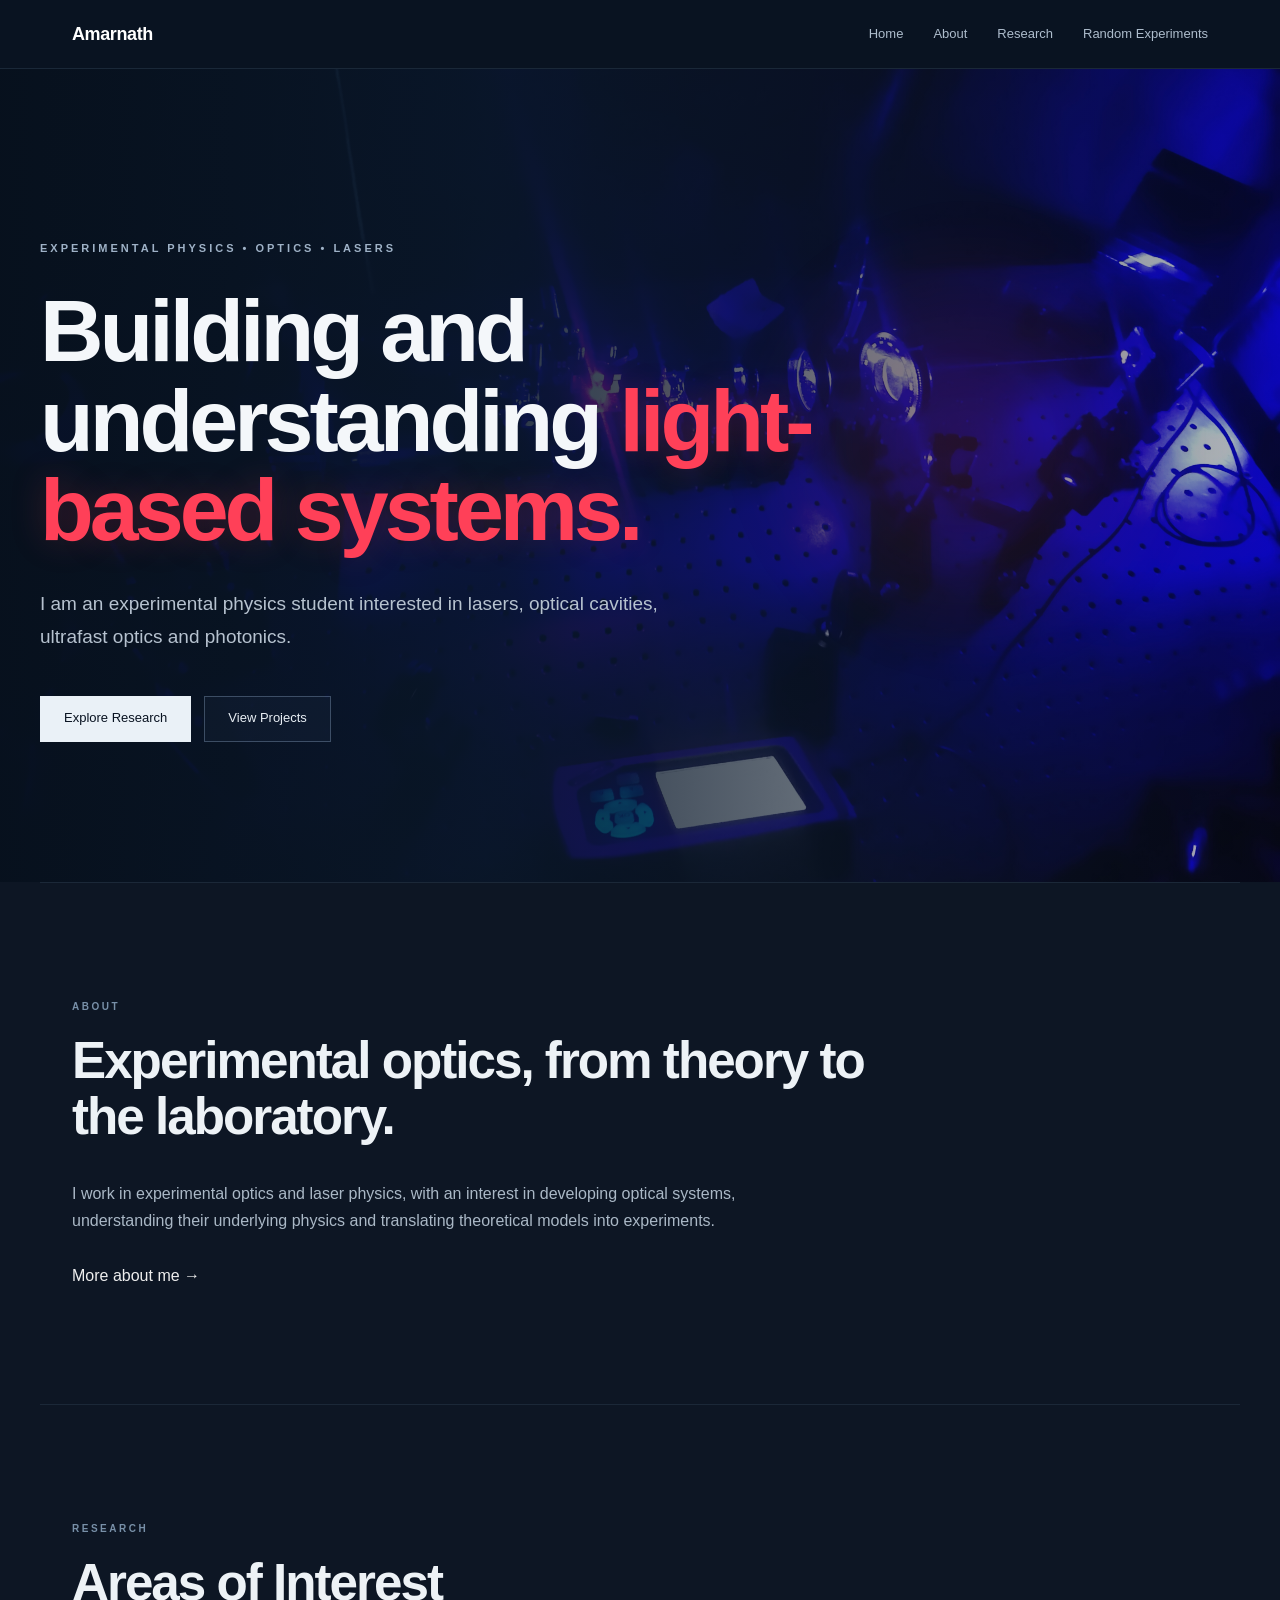
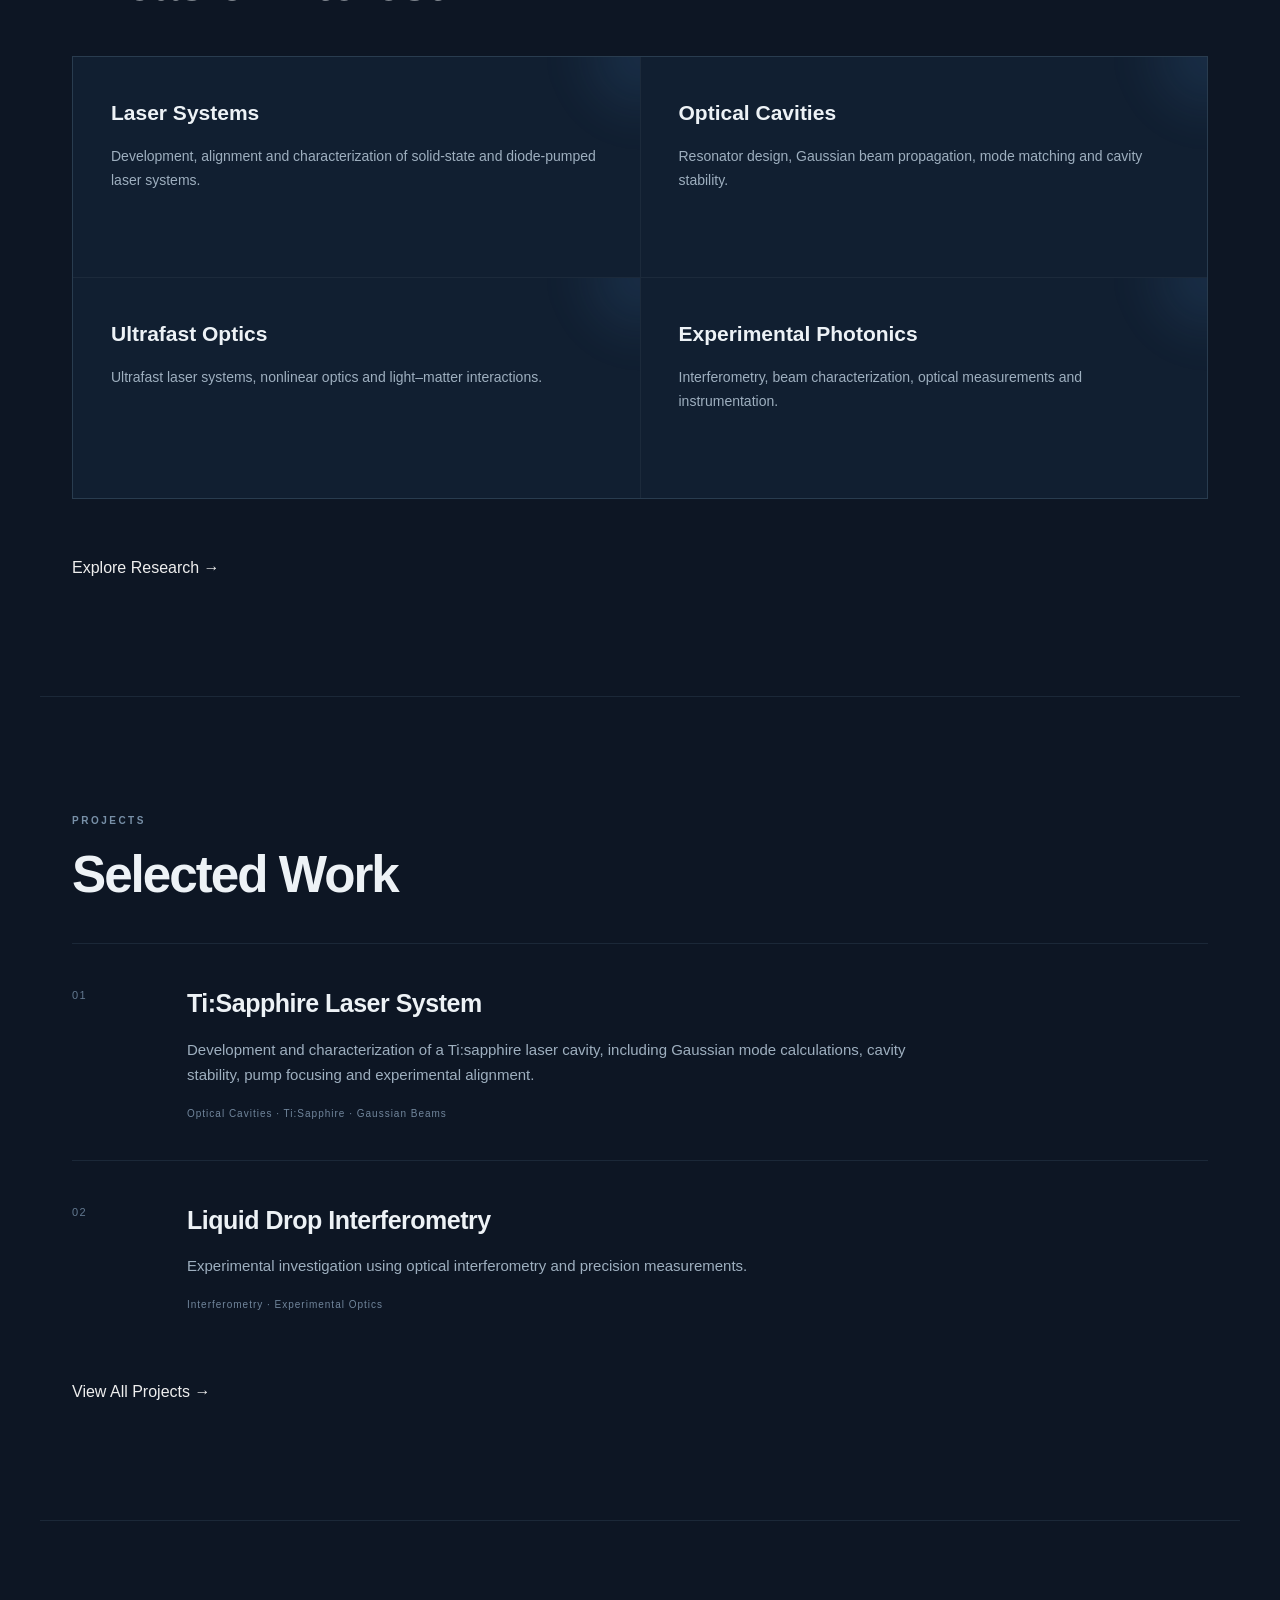
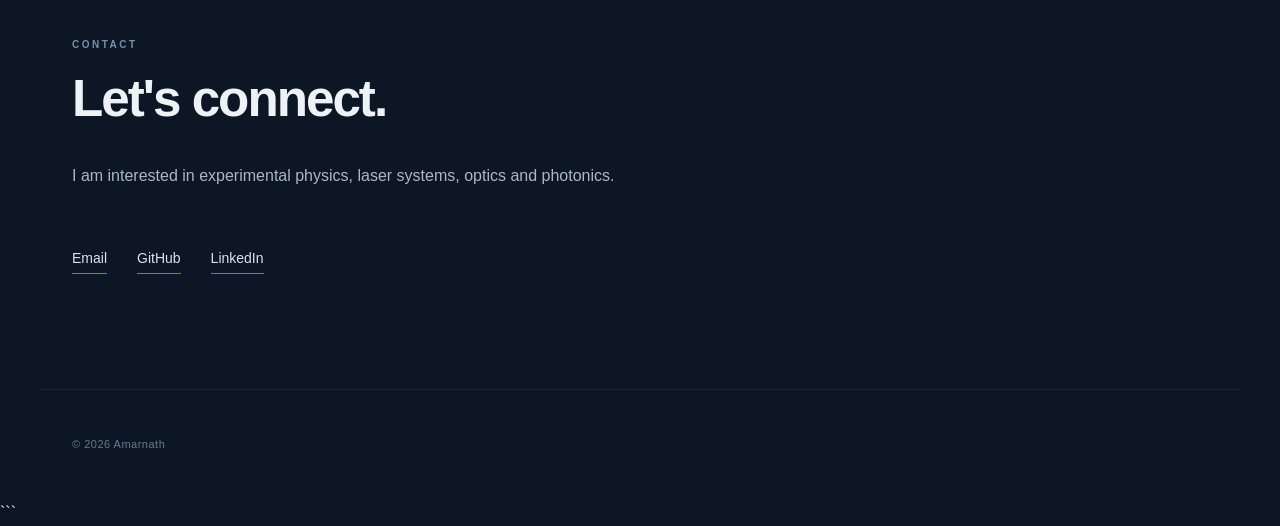
<file: index.html>
<!DOCTYPE html>
<html lang="en">

<head>
    <meta charset="UTF-8">
    <meta name="viewport" content="width=device-width, initial-scale=1.0">

    <title>Amarnath | Experimental Physicist</title>

    <link rel="stylesheet" href="style.css">
</head>

<body>

    <!-- Navigation -->
    <nav>
        <div class="nav-container">

            <a href="index.html" class="logo">
                Amarnath
            </a>

            <div class="nav-links">
                <a href="index.html">Home</a>
                <a href="about.html">About</a>
                <a href="research.html">Research</a>
                <a href="experiments.html">Random Experiments</a>
            </div>

        </div>
    </nav>


    <!-- Hero Section -->
    <section class="hero">

        <div class="hero-text">

            <p class="eyebrow">
                EXPERIMENTAL PHYSICS • OPTICS • LASERS
            </p>

            <h1>
                Building and understanding
                <span>light-based systems.</span>
            </h1>

            <p class="intro">
                I am an experimental physics student interested in
                lasers, optical cavities, ultrafast optics and
                photonics.
            </p>

            <div class="buttons">

                <a href="research.html" class="button primary">
                    Explore Research
                </a>

                <a href="projects.html" class="button secondary">
                    View Projects
                </a>

            </div>

        </div>

    </section>


    <!-- Short Introduction -->
    <section>

        <p class="section-label">
            ABOUT
        </p>

        <h2>
            Experimental optics,
            from theory to the laboratory.
        </h2>

        <p>
            I work in experimental optics and laser physics,
            with an interest in developing optical systems,
            understanding their underlying physics and
            translating theoretical models into experiments.
        </p>

        <br>

        <a href="about.html">
            More about me →
        </a>

    </section>


    <!-- Research Preview -->
    <section>

        <p class="section-label">
            RESEARCH
        </p>

        <h2>
            Areas of Interest
        </h2>

        <div class="research-grid">

            <div class="research-card">

                <h3>Laser Systems</h3>

                <p>
                    Development, alignment and characterization
                    of solid-state and diode-pumped laser systems.
                </p>

            </div>


            <div class="research-card">

                <h3>Optical Cavities</h3>

                <p>
                    Resonator design, Gaussian beam propagation,
                    mode matching and cavity stability.
                </p>

            </div>


            <div class="research-card">

                <h3>Ultrafast Optics</h3>

                <p>
                    Ultrafast laser systems, nonlinear optics
                    and light–matter interactions.
                </p>

            </div>


            <div class="research-card">

                <h3>Experimental Photonics</h3>

                <p>
                    Interferometry, beam characterization,
                    optical measurements and instrumentation.
                </p>

            </div>

        </div>

        <br><br>

        <a href="research.html">
            Explore Research →
        </a>

    </section>


    <!-- Projects Preview -->
    <section>

        <p class="section-label">
            PROJECTS
        </p>

        <h2>
            Selected Work
        </h2>


        <div class="project">

            <div class="project-number">
                01
            </div>

            <div>

                <h3>
                    Ti:Sapphire Laser System
                </h3>

                <p>
                    Development and characterization of a
                    Ti:sapphire laser cavity, including Gaussian
                    mode calculations, cavity stability,
                    pump focusing and experimental alignment.
                </p>

                <p class="project-tags">
                    Optical Cavities · Ti:Sapphire · Gaussian Beams
                </p>

            </div>

        </div>


        <div class="project">

            <div class="project-number">
                02
            </div>

            <div>

                <h3>
                    Liquid Drop Interferometry
                </h3>

                <p>
                    Experimental investigation using optical
                    interferometry and precision measurements.
                </p>

                <p class="project-tags">
                    Interferometry · Experimental Optics
                </p>

            </div>

        </div>


        <br>

        <a href="projects.html">
            View All Projects →
        </a>

    </section>


    <!-- Contact -->
    <section>

        <p class="section-label">
            CONTACT
        </p>

        <h2>
            Let's connect.
        </h2>

        <p>
            I am interested in experimental physics,
            laser systems, optics and photonics.
        </p>

        <br>

        <div class="contact-links">

            <a href="mailto:your.email@example.com">
                Email
            </a>

            <a href="https://github.com/">
                GitHub
            </a>

            <a href="https://www.linkedin.com/in/amarnath-optics/">
                LinkedIn
            </a>

        </div>

    </section>


    <!-- Footer -->
    <footer>

        <p>
            © 2026 Amarnath
        </p>

    </footer>

</body>

</html>
```
</file>
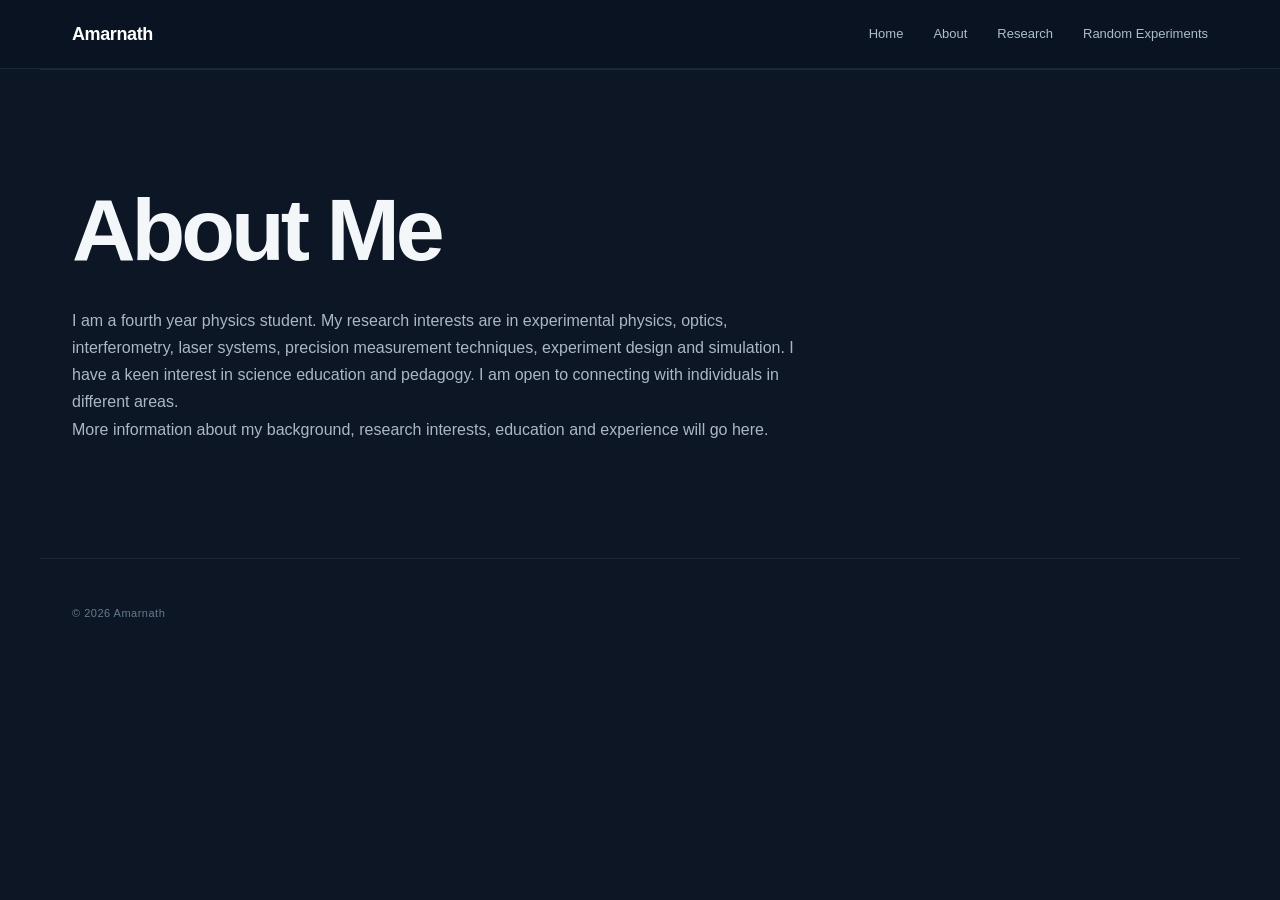
<file: about.html>
<!DOCTYPE html>
<html lang="en">

<head>
    <meta charset="UTF-8">
    <meta name="viewport" content="width=device-width, initial-scale=1.0">

    <title>About | Amarnath</title>

    <link rel="stylesheet" href="style.css">
</head>

<body>

    <!-- Navigation -->
    <nav>
        <div class="nav-container">

            <a href="index.html" class="logo">
                Amarnath
            </a>

            <div class="nav-links">
                <a href="index.html">Home</a>
                <a href="about.html">About</a>
                <a href="research.html">Research</a>
                <a href="experiments.html">Random Experiments</a>
            </div>

        </div>
    </nav>


    <!-- About -->
    <section>

        <h1>About Me</h1>

        <p>
            I am a fourth year physics student.

My research interests are in experimental physics, optics, interferometry, laser systems, precision measurement techniques, experiment design and simulation.

I have a keen interest in science education and pedagogy. I am open to connecting with individuals in different areas.
        </p>

        <p>
            More information about my background, research interests,
            education and experience will go here.
        </p>

    </section>


    <footer>

        <p>
            © 2026 Amarnath
        </p>

    </footer>

</body>

</html>
</file>
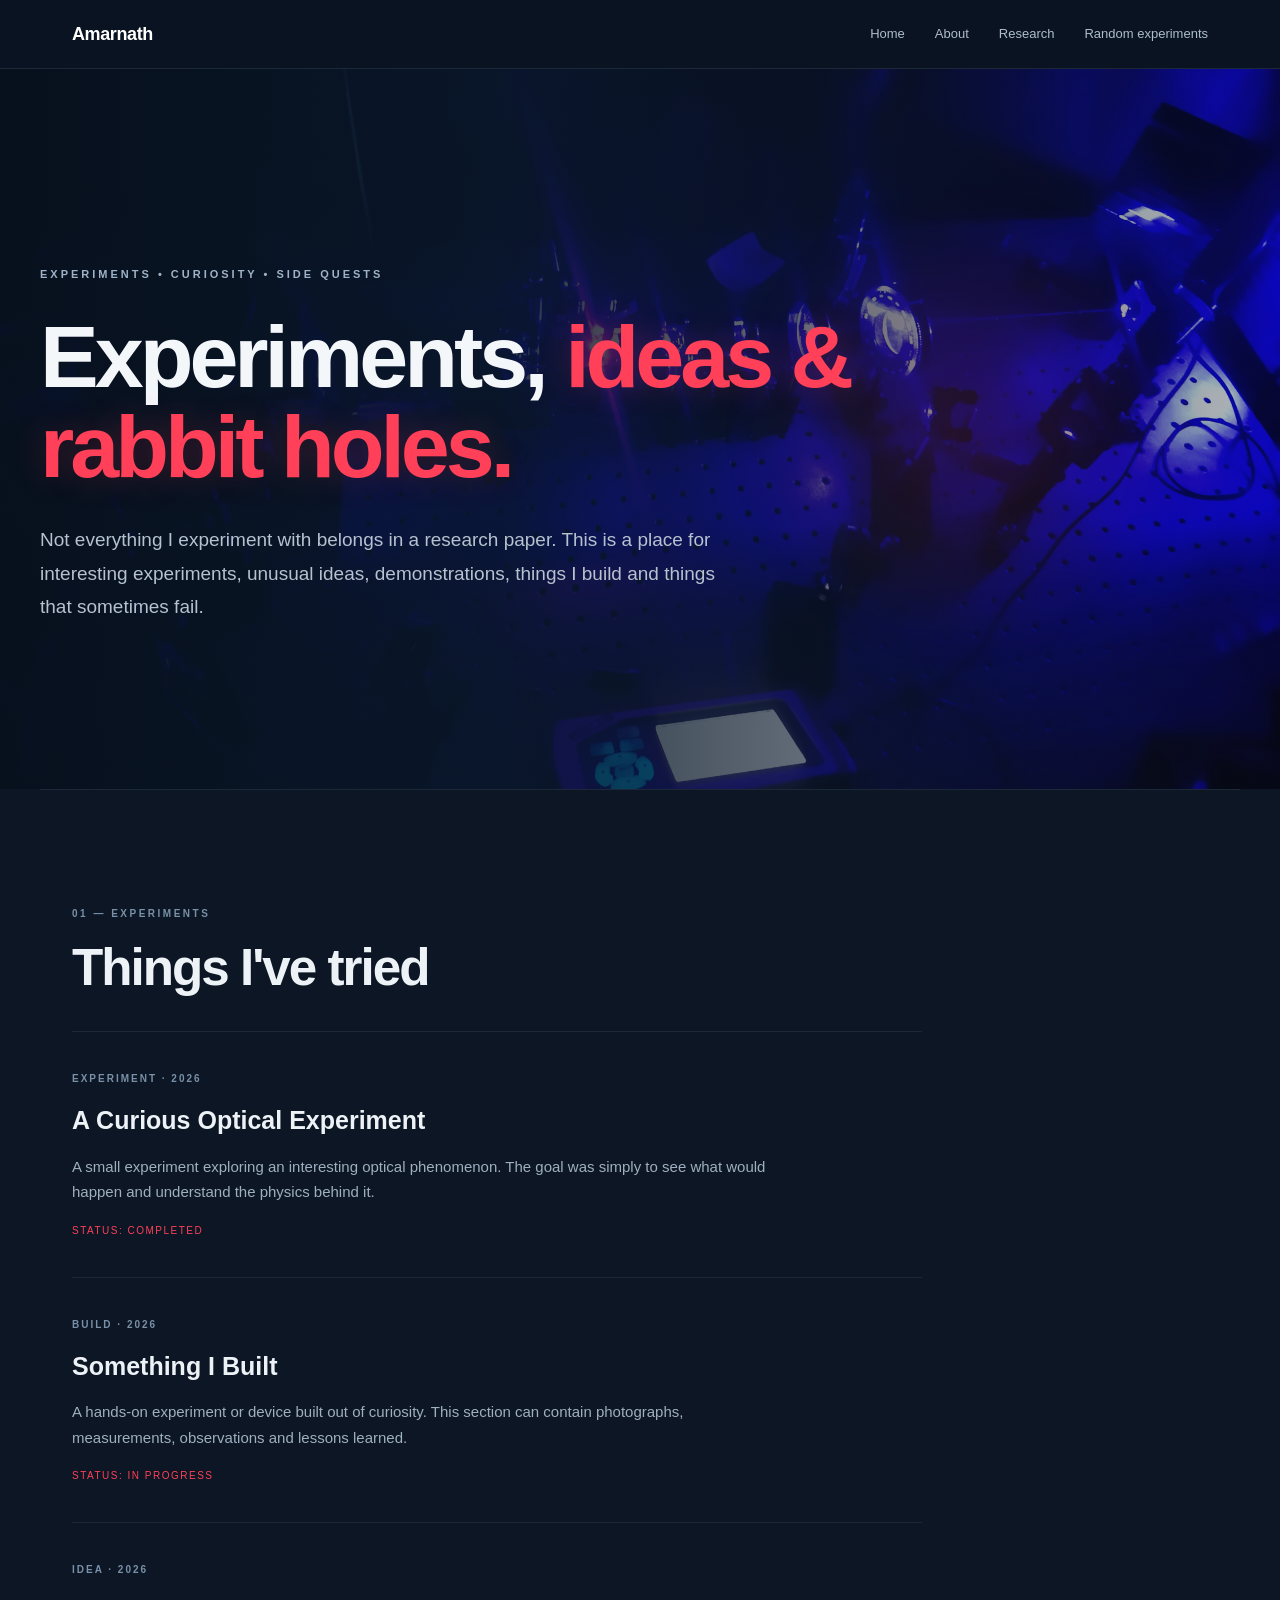
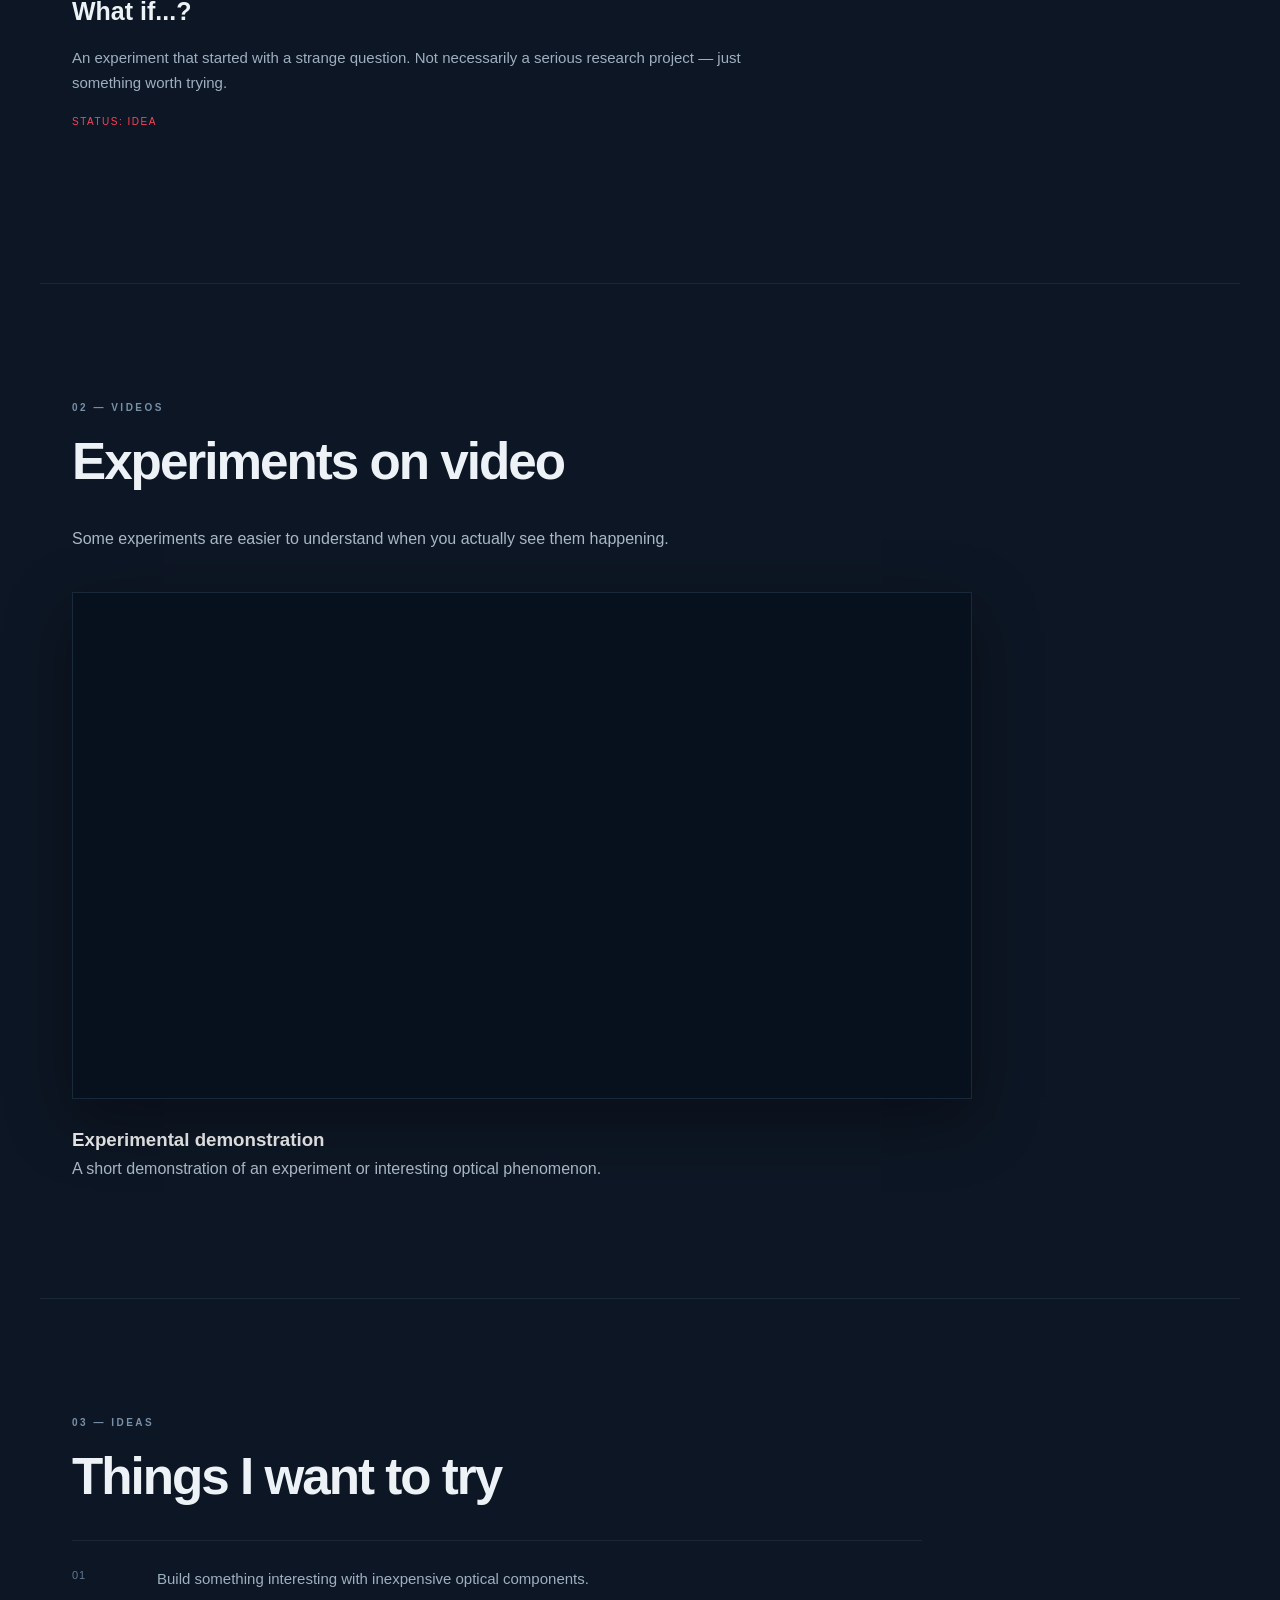
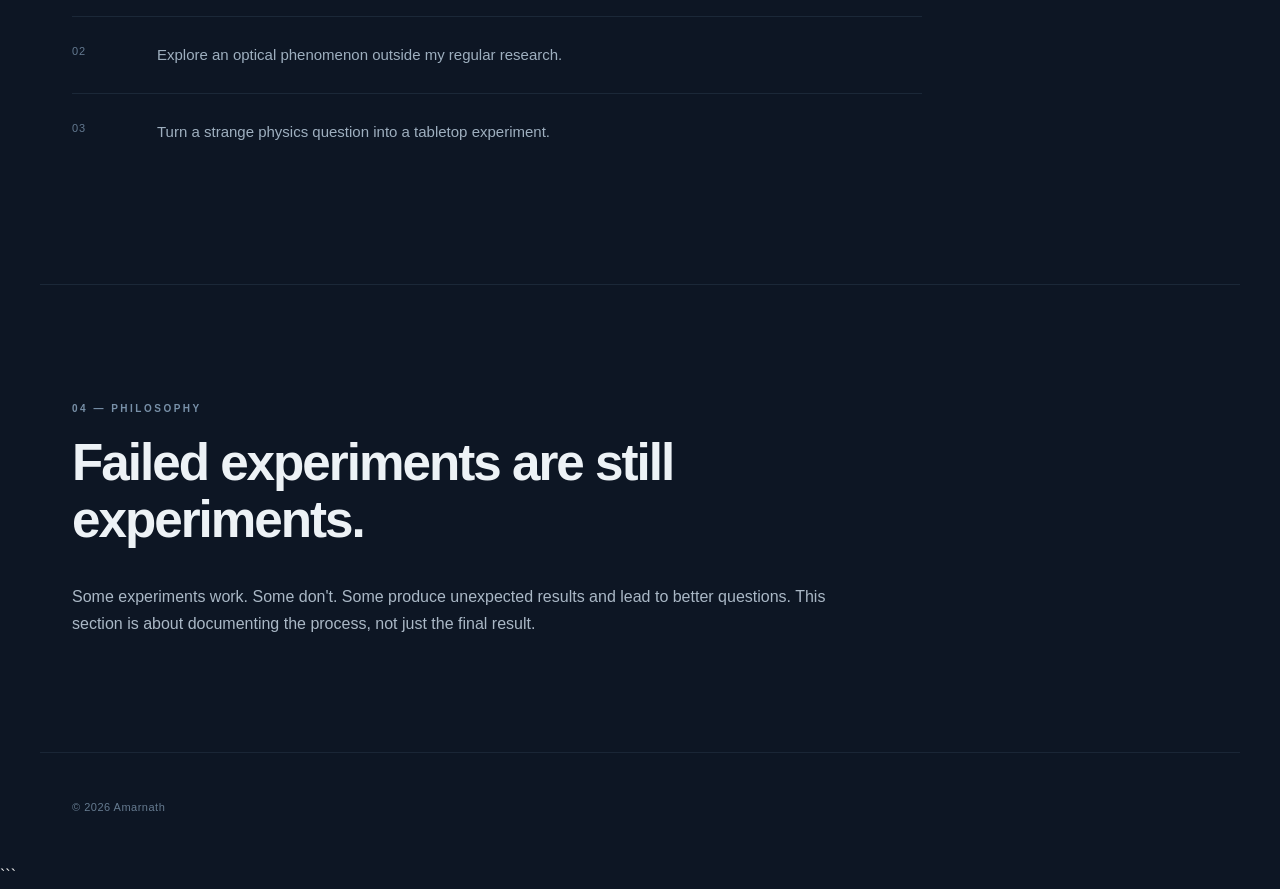
<file: experiments.html>
<!DOCTYPE html>
<html lang="en">

<head>
    <meta charset="UTF-8">
    <meta name="viewport" content="width=device-width, initial-scale=1.0">

    <title>Experiments & Ideas | Amarnath</title>

    <link rel="stylesheet" href="style.css">
</head>

<body>

    <!-- Navigation -->
    <nav>
        <div class="nav-container">

            <a href="index.html" class="logo">
                Amarnath
            </a>

            <div class="nav-links">
                <a href="index.html">Home</a>
                <a href="about.html">About</a>
                <a href="research.html">Research</a>
                <a href="experiments.html">Random experiments</a>
            </div>

        </div>
    </nav>


    <!-- Header -->
    <section class="hero">

        <div class="hero-text">

            <p class="eyebrow">
                EXPERIMENTS • CURIOSITY • SIDE QUESTS
            </p>

            <h1>
                Experiments,
                <span>ideas & rabbit holes.</span>
            </h1>

            <p class="intro">
                Not everything I experiment with belongs in a
                research paper. This is a place for interesting
                experiments, unusual ideas, demonstrations,
                things I build and things that sometimes fail.
            </p>

        </div>

    </section>


    <!-- Experiments -->
    <section>

        <p class="section-label">
            01 — EXPERIMENTS
        </p>

        <h2>
            Things I've tried
        </h2>


        <!-- Experiment Card -->
        <div class="experiment-card">

            <div class="experiment-meta">
                EXPERIMENT · 2026
            </div>

            <h3>
                A Curious Optical Experiment
            </h3>

            <p>
                A small experiment exploring an interesting optical
                phenomenon. The goal was simply to see what would
                happen and understand the physics behind it.
            </p>

            <p class="experiment-status">
                STATUS: COMPLETED
            </p>

        </div>


        <!-- Experiment Card -->
        <div class="experiment-card">

            <div class="experiment-meta">
                BUILD · 2026
            </div>

            <h3>
                Something I Built
            </h3>

            <p>
                A hands-on experiment or device built out of
                curiosity. This section can contain photographs,
                measurements, observations and lessons learned.
            </p>

            <p class="experiment-status">
                STATUS: IN PROGRESS
            </p>

        </div>


        <!-- Experiment Card -->
        <div class="experiment-card">

            <div class="experiment-meta">
                IDEA · 2026
            </div>

            <h3>
                What if...?
            </h3>

            <p>
                An experiment that started with a strange question.
                Not necessarily a serious research project — just
                something worth trying.
            </p>

            <p class="experiment-status">
                STATUS: IDEA
            </p>

        </div>

    </section>


    <!-- Videos -->
    <section>

        <p class="section-label">
            02 — VIDEOS
        </p>

        <h2>
            Experiments on video
        </h2>

        <p>
            Some experiments are easier to understand when you
            actually see them happening.
        </p>


        <!-- YouTube Video -->

        <div class="video-container">

            <iframe
                src="https://www.youtube.com/embed/watch?v=fWk1-8JnQCA"
                title="Experimental Physics Video"
                frameborder="0"
                allow="accelerometer; autoplay; clipboard-write; encrypted-media; gyroscope; picture-in-picture"
                allowfullscreen>
            </iframe>

        </div>


        <h3>
            Experimental demonstration
        </h3>

        <p>
            A short demonstration of an experiment or interesting
            optical phenomenon.
        </p>

    </section>


    <!-- Ideas -->
    <section>

        <p class="section-label">
            03 — IDEAS
        </p>

        <h2>
            Things I want to try
        </h2>

        <div class="idea-list">

            <div class="idea">
                <span>01</span>
                <p>
                    Build something interesting with inexpensive
                    optical components.
                </p>
            </div>

            <div class="idea">
                <span>02</span>
                <p>
                    Explore an optical phenomenon outside my
                    regular research.
                </p>
            </div>

            <div class="idea">
                <span>03</span>
                <p>
                    Turn a strange physics question into a
                    tabletop experiment.
                </p>
            </div>

        </div>

    </section>


    <!-- Philosophy -->
    <section>

        <p class="section-label">
            04 — PHILOSOPHY
        </p>

        <h2>
            Failed experiments are still experiments.
        </h2>

        <p>
            Some experiments work. Some don't. Some produce
            unexpected results and lead to better questions.
            This section is about documenting the process,
            not just the final result.
        </p>

    </section>


    <!-- Footer -->
    <footer>

        <p>
            © 2026 Amarnath
        </p>

    </footer>

</body>

</html>
```
</file>
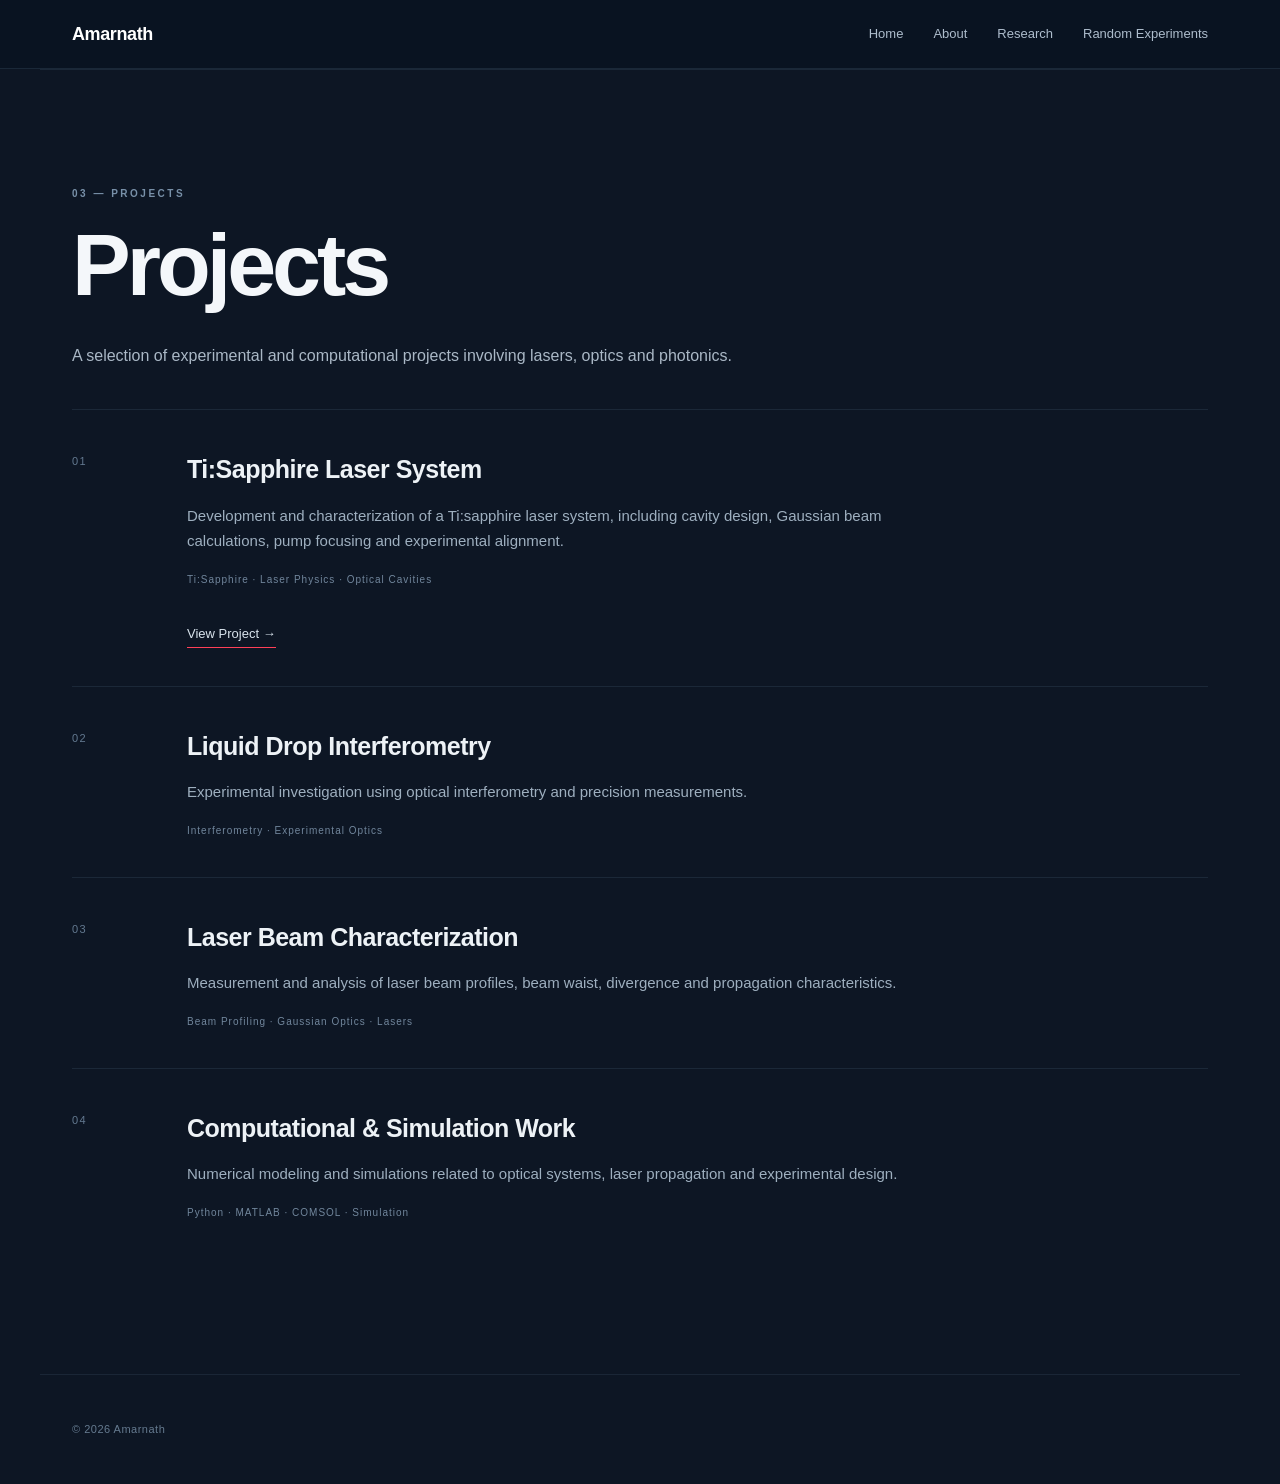
<file: projects.html>
<!DOCTYPE html>
<html lang="en">

<head>
    <meta charset="UTF-8">
    <meta name="viewport" content="width=device-width, initial-scale=1.0">

    <title>Projects | Amarnath</title>

    <link rel="stylesheet" href="style.css">
</head>

<body>

    <!-- Navigation -->
    <nav>
        <div class="nav-container">

            <a href="index.html" class="logo">
                Amarnath
            </a>

            <div class="nav-links">
                <a href="index.html">Home</a>
                <a href="about.html">About</a>
                <a href="research.html">Research</a>
                <a href="experiments.html">Random Experiments</a>
            </div>

        </div>
    </nav>


    <!-- Projects -->
    <section>

        <p class="section-label">03 — PROJECTS</p>

        <h1>Projects</h1>

        <p>
            A selection of experimental and computational projects
            involving lasers, optics and photonics.
        </p>


        <!-- Project 1 -->
        <div class="project">

            <div class="project-number">
                01
            </div>

            <div>

                <h3>Ti:Sapphire Laser System</h3>

                <p>
                    Development and characterization of a Ti:sapphire
                    laser system, including cavity design, Gaussian
                    beam calculations, pump focusing and experimental
                    alignment.
                </p>

                <p class="project-tags">
                    Ti:Sapphire · Laser Physics · Optical Cavities
                </p>

                <br>

                <a href="projects/tisapphire.html">
                    View Project →
                </a>

            </div>

        </div>


        <!-- Project 2 -->
        <div class="project">

            <div class="project-number">
                02
            </div>

            <div>

                <h3>Liquid Drop Interferometry</h3>

                <p>
                    Experimental investigation using optical
                    interferometry and precision measurements.
                </p>

                <p class="project-tags">
                    Interferometry · Experimental Optics
                </p>

            </div>

        </div>


        <!-- Project 3 -->
        <div class="project">

            <div class="project-number">
                03
            </div>

            <div>

                <h3>Laser Beam Characterization</h3>

                <p>
                    Measurement and analysis of laser beam profiles,
                    beam waist, divergence and propagation
                    characteristics.
                </p>

                <p class="project-tags">
                    Beam Profiling · Gaussian Optics · Lasers
                </p>

            </div>

        </div>


        <!-- Project 4 -->
        <div class="project">

            <div class="project-number">
                04
            </div>

            <div>

                <h3>Computational & Simulation Work</h3>

                <p>
                    Numerical modeling and simulations related to
                    optical systems, laser propagation and
                    experimental design.
                </p>

                <p class="project-tags">
                    Python · MATLAB · COMSOL · Simulation
                </p>

            </div>

        </div>

    </section>


    <!-- Footer -->
    <footer>

        <p>
            © 2026 Amarnath
        </p>

    </footer>

</body>

</html>
</file>
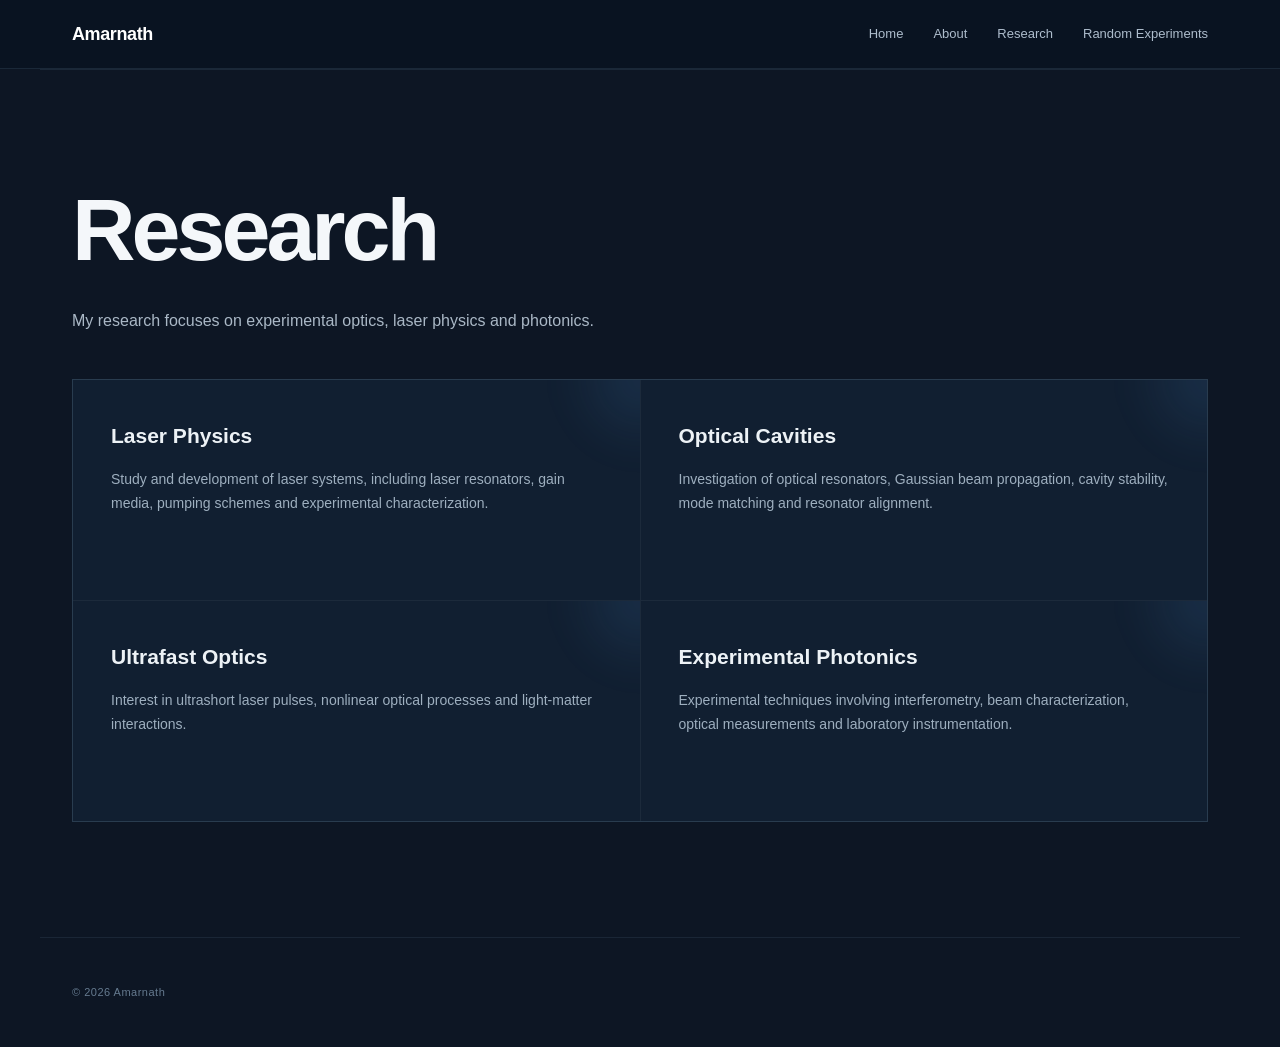
<file: research.html>
<!DOCTYPE html>
<html lang="en">

<head>
    <meta charset="UTF-8">
    <meta name="viewport" content="width=device-width, initial-scale=1.0">

    <title>Research | Amarnath</title>

    <link rel="stylesheet" href="style.css">
</head>

<body>

    <!-- Navigation -->
    <nav>
        <div class="nav-container">

            <a href="index.html" class="logo">
                Amarnath
            </a>

            <div class="nav-links">
                <a href="index.html">Home</a>
                <a href="about.html">About</a>
                <a href="research.html">Research</a>
                <a href="experiments.html">Random Experiments</a>
            </div>

        </div>
    </nav>


    <!-- Research -->
    <section>

        <h1>Research</h1>

        <p>
            My research focuses on experimental optics, laser physics
            and photonics.
        </p>


        <div class="research-grid">

            <div class="research-card">

                <h3>Laser Physics</h3>

                <p>
                    Study and development of laser systems, including
                    laser resonators, gain media, pumping schemes and
                    experimental characterization.
                </p>

            </div>


            <div class="research-card">

                <h3>Optical Cavities</h3>

                <p>
                    Investigation of optical resonators, Gaussian beam
                    propagation, cavity stability, mode matching and
                    resonator alignment.
                </p>

            </div>


            <div class="research-card">

                <h3>Ultrafast Optics</h3>

                <p>
                    Interest in ultrashort laser pulses, nonlinear
                    optical processes and light-matter interactions.
                </p>

            </div>


            <div class="research-card">

                <h3>Experimental Photonics</h3>

                <p>
                    Experimental techniques involving interferometry,
                    beam characterization, optical measurements and
                    laboratory instrumentation.
                </p>

            </div>

        </div>

    </section>


    <!-- Footer -->
    <footer>

        <p>
            © 2026 Amarnath
        </p>

    </footer>

</body>

</html>
</file>
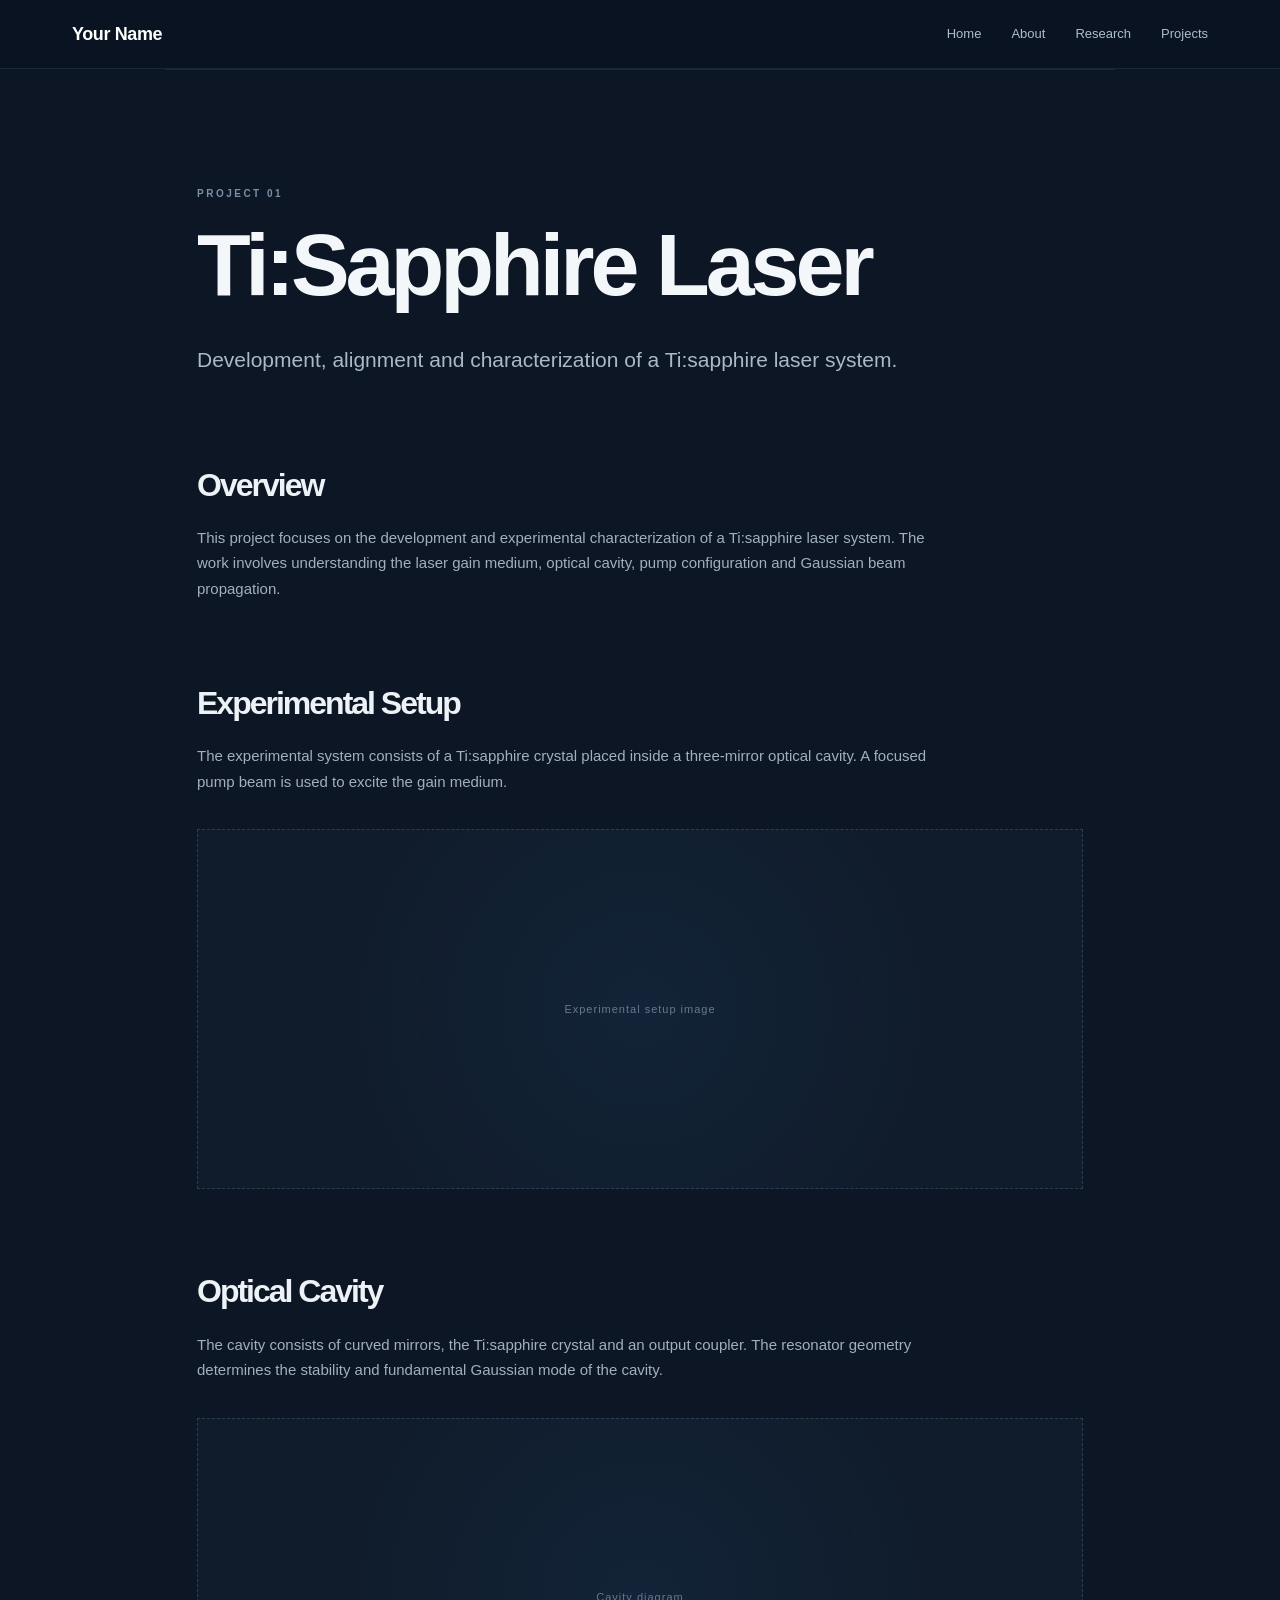
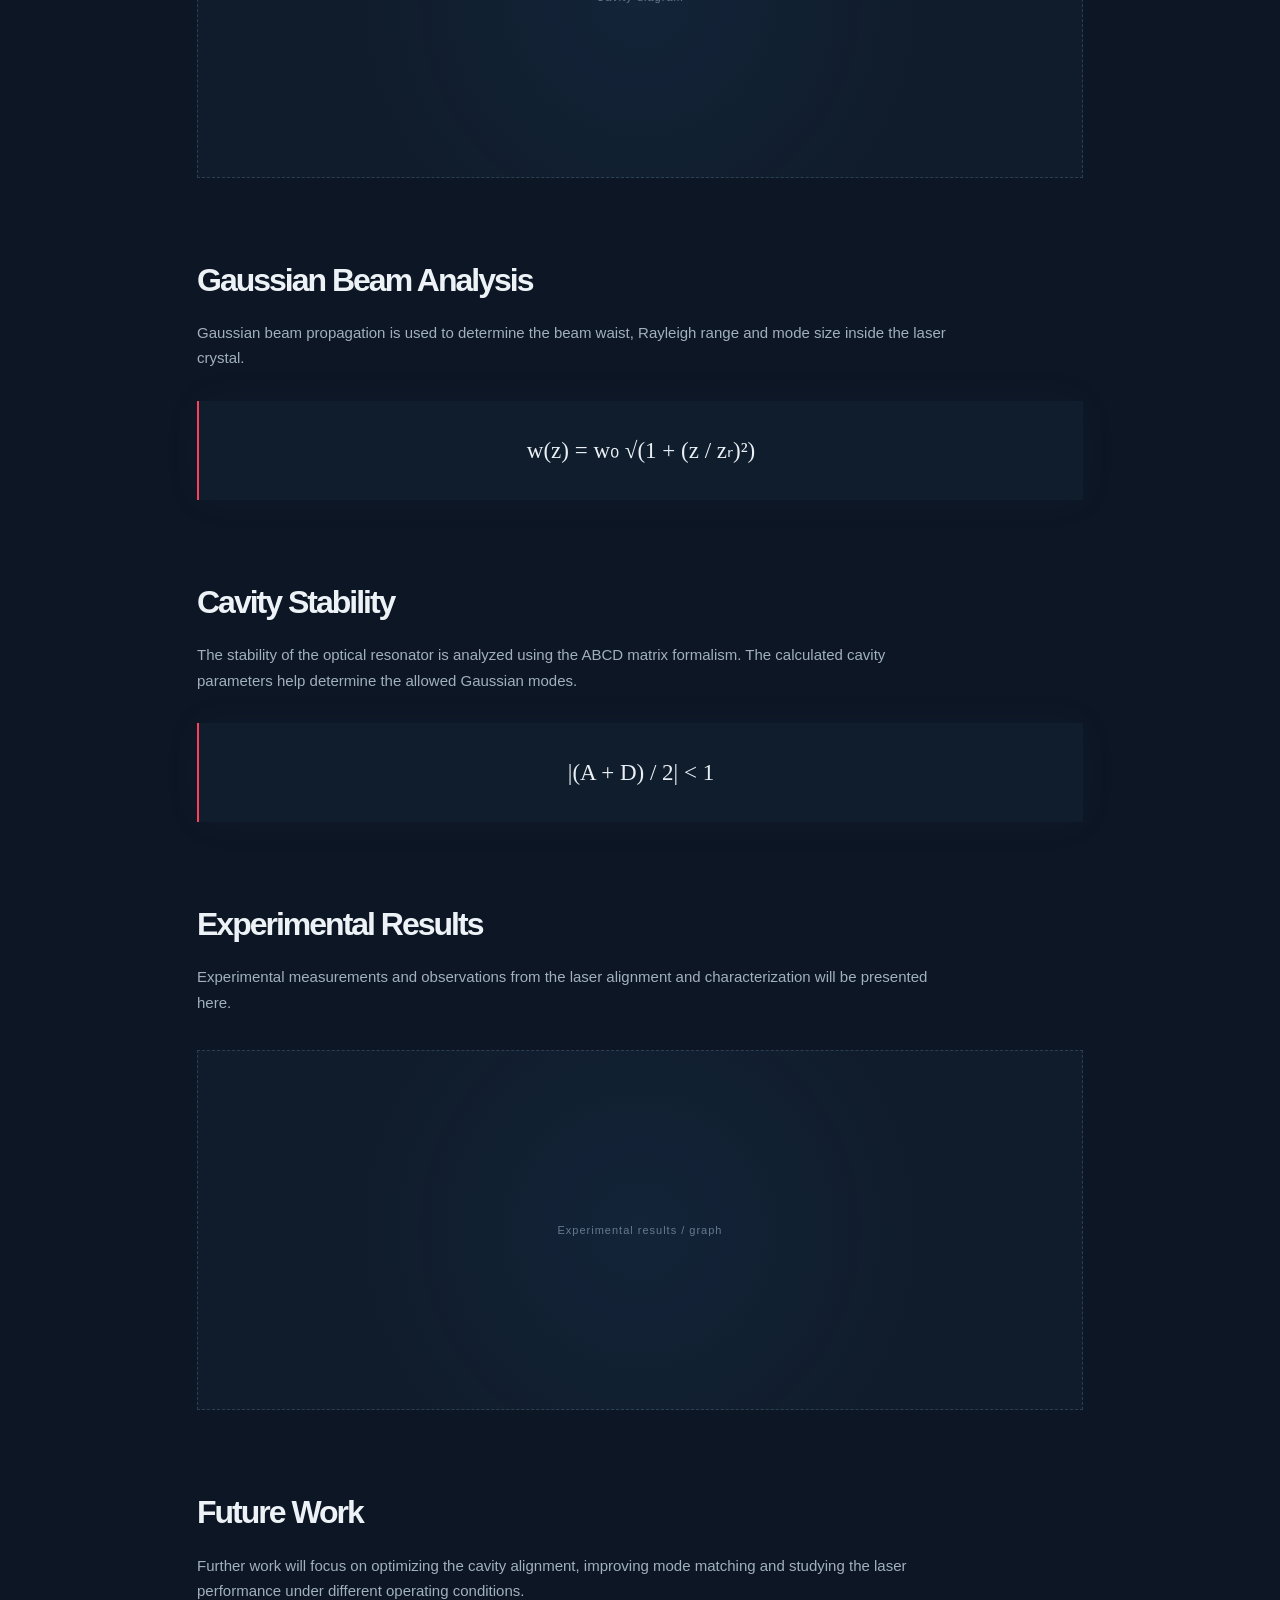
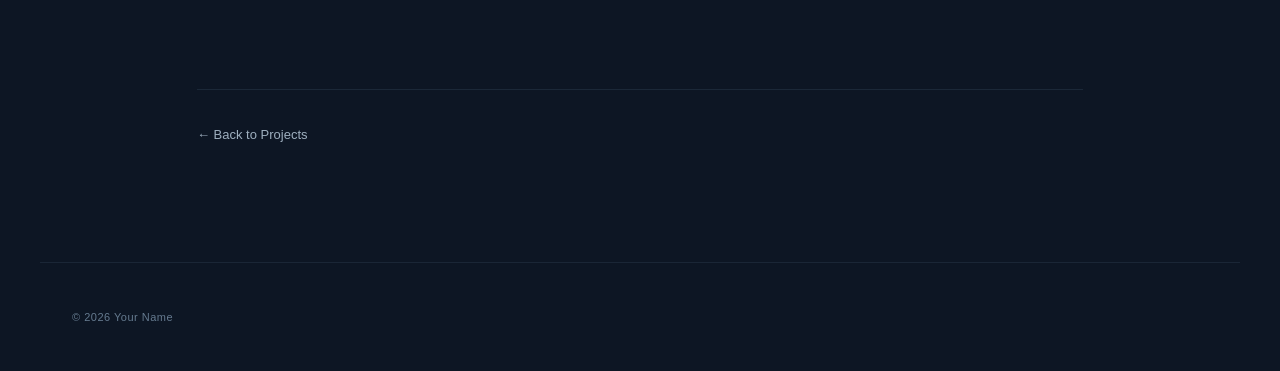
<file: projects/tisapphire.html>
<!DOCTYPE html>
<html lang="en">

<head>
    <meta charset="UTF-8">
    <meta name="viewport" content="width=device-width, initial-scale=1.0">

    <title>Ti:Sapphire Laser | Your Name</title>

    <link rel="stylesheet" href="../style.css">
</head>

<body>

    <!-- Navigation -->
    <nav>
        <div class="nav-container">

            <a href="../index.html" class="logo">
                Your Name
            </a>

            <div class="nav-links">
                <a href="../index.html">Home</a>
                <a href="../about.html">About</a>
                <a href="../research.html">Research</a>
                <a href="../projects.html">Projects</a>
            </div>

        </div>
    </nav>


    <!-- Project Header -->
    <section class="project-page">

        <p class="section-label">
            PROJECT 01
        </p>

        <h1>
            Ti:Sapphire Laser
        </h1>

        <p class="project-intro">
            Development, alignment and characterization of a
            Ti:sapphire laser system.
        </p>


        <!-- Overview -->
        <div class="project-section">

            <h2>Overview</h2>

            <p>
                This project focuses on the development and
                experimental characterization of a Ti:sapphire
                laser system. The work involves understanding
                the laser gain medium, optical cavity,
                pump configuration and Gaussian beam propagation.
            </p>

        </div>


        <!-- Experimental Setup -->
        <div class="project-section">

            <h2>Experimental Setup</h2>

            <p>
                The experimental system consists of a Ti:sapphire
                crystal placed inside a three-mirror optical cavity.
                A focused pump beam is used to excite the gain medium.
            </p>

            <div class="image-placeholder">
                Experimental setup image
            </div>

        </div>


        <!-- Optical Cavity -->
        <div class="project-section">

            <h2>Optical Cavity</h2>

            <p>
                The cavity consists of curved mirrors, the
                Ti:sapphire crystal and an output coupler.
                The resonator geometry determines the stability
                and fundamental Gaussian mode of the cavity.
            </p>

            <div class="image-placeholder">
                Cavity diagram
            </div>

        </div>


        <!-- Gaussian Beam -->
        <div class="project-section">

            <h2>Gaussian Beam Analysis</h2>

            <p>
                Gaussian beam propagation is used to determine
                the beam waist, Rayleigh range and mode size
                inside the laser crystal.
            </p>

            <div class="equation">
                w(z) = w₀ √(1 + (z / zᵣ)²)
            </div>

        </div>


        <!-- Cavity Stability -->
        <div class="project-section">

            <h2>Cavity Stability</h2>

            <p>
                The stability of the optical resonator is analyzed
                using the ABCD matrix formalism. The calculated
                cavity parameters help determine the allowed
                Gaussian modes.
            </p>

            <div class="equation">
                |(A + D) / 2| &lt; 1
            </div>

        </div>


        <!-- Experimental Results -->
        <div class="project-section">

            <h2>Experimental Results</h2>

            <p>
                Experimental measurements and observations from
                the laser alignment and characterization will
                be presented here.
            </p>

            <div class="image-placeholder">
                Experimental results / graph
            </div>

        </div>


        <!-- Future Work -->
        <div class="project-section">

            <h2>Future Work</h2>

            <p>
                Further work will focus on optimizing the cavity
                alignment, improving mode matching and studying
                the laser performance under different operating
                conditions.
            </p>

        </div>


        <!-- Back -->
        <div class="back-link">

            <a href="../projects.html">
                ← Back to Projects
            </a>

        </div>

    </section>


    <!-- Footer -->
    <footer>

        <p>
            © 2026 Your Name
        </p>

    </footer>

</body>

</html>
</file>
<file: style.css>
/* =========================================================
   AMARNATH — PERSONAL PHYSICS WEBSITE
   DARK BLUISH PHOTONICS THEME
   ========================================================= */


/* =========================================================
   1. GLOBAL
   ========================================================= */

* {
    box-sizing: border-box;
    margin: 0;
    padding: 0;
}

html {
    scroll-behavior: smooth;
}

body {
    font-family: Arial, Helvetica, sans-serif;

    background: #0d1624;
    color: #eeeeee;

    line-height: 1.7;

    -webkit-font-smoothing: antialiased;
}

a {
    color: inherit;
    text-decoration: none;
}

img {
    max-width: 100%;
    display: block;
}


/* =========================================================
   2. NAVIGATION
   ========================================================= */

nav {
    position: sticky;
    top: 0;
    z-index: 1000;

    width: 100%;

    background: rgba(10, 20, 34, 0.88);

    backdrop-filter: blur(16px);
    -webkit-backdrop-filter: blur(16px);

    border-bottom: 1px solid rgba(150, 190, 230, 0.12);
}

.nav-container {
    max-width: 1200px;
    margin: auto;

    padding: 18px 32px;

    display: flex;
    align-items: center;
    justify-content: space-between;

    gap: 30px;
}

.logo {
    font-size: 18px;
    font-weight: 600;

    letter-spacing: -0.4px;

    color: #ffffff;

    white-space: nowrap;
}

.nav-links {
    display: flex;
    align-items: center;

    gap: 30px;

    font-size: 13px;

    color: #aebdcd;
}

.nav-links a {
    position: relative;

    padding: 5px 0;

    transition: color 0.3s ease;
}

.nav-links a:hover {
    color: #ffffff;
}

.nav-links a::after {
    content: "";

    position: absolute;

    left: 0;
    bottom: 0;

    width: 0;
    height: 1px;

    background: #ff4058;

    transition: width 0.3s ease;
}

.nav-links a:hover::after {
    width: 100%;
}


/* =========================================================
   3. HERO
   ========================================================= */

.hero {
    position: relative;

    max-width: none;

    min-height: 720px;

    margin: 0;

    padding:
        170px
        max(32px, calc((100vw - 1200px) / 2))
        140px;

    display: flex;
    align-items: center;

    overflow: hidden;

    background-image: url("images/laser-hero.jpg");

    background-size: cover;

    background-position: center;

    background-repeat: no-repeat;
}


/* Dark blue overlay over the photograph */

.hero::before {
    content: "";

    position: absolute;

    inset: 0;

    background:
        linear-gradient(
            90deg,
            rgba(7, 17, 30, 0.97) 0%,
            rgba(9, 24, 42, 0.88) 38%,
            rgba(10, 25, 43, 0.55) 72%,
            rgba(9, 20, 35, 0.30) 100%
        );

    pointer-events: none;
}


/* Subtle laser glow */

.hero::after {
    content: "";

    position: absolute;

    width: 500px;
    height: 500px;

    right: 5%;
    top: 15%;

    background:
        radial-gradient(
            circle,
            rgba(255, 45, 70, 0.13),
            transparent 65%
        );

    filter: blur(20px);

    pointer-events: none;
}


/* Hero text */

.hero-text {
    position: relative;

    z-index: 2;

    max-width: 850px;
}

.eyebrow {
    margin-bottom: 28px;

    font-size: 11px;

    font-weight: 600;

    letter-spacing: 3px;

    color: #9fb2c7;
}

h1 {
    font-size:
        clamp(48px, 7vw, 88px);

    line-height: 1.02;

    letter-spacing: -4px;

    font-weight: 600;

    margin-bottom: 32px;

    color: #f4f7fa;
}

h1 span {
    color: #ff4058;

    text-shadow:
        0 0 35px rgba(255, 64, 88, 0.22);
}

.intro {
    max-width: 680px;

    font-size: 19px;

    line-height: 1.75;

    color: #b6c2cf;
}


/* =========================================================
   4. BUTTONS
   ========================================================= */

.buttons {
    display: flex;

    flex-wrap: wrap;

    gap: 13px;

    margin-top: 42px;
}

.button {
    min-height: 46px;

    padding:
        0 23px;

    display: inline-flex;

    align-items: center;
    justify-content: center;

    border: 1px solid rgba(170, 200, 230, 0.30);

    font-size: 13px;

    transition:
        background 0.3s ease,
        border 0.3s ease,
        transform 0.3s ease;
}

.button.primary {
    background: #eaf1f7;

    color: #091321;

    border-color: #eaf1f7;
}

.button.primary:hover {
    background: #ffffff;

    transform: translateY(-2px);
}

.button.secondary {
    background: rgba(120, 170, 220, 0.04);

    color: #e8eef4;
}

.button.secondary:hover {
    background: rgba(120, 170, 220, 0.10);

    border-color: rgba(180, 215, 245, 0.60);
}


/* =========================================================
   5. GENERAL SECTIONS
   ========================================================= */

section:not(.hero) {
    max-width: 1200px;

    margin: auto;

    padding:
        115px 32px;

    border-top:
        1px solid rgba(150, 190, 230, 0.10);
}

.section-label {
    margin-bottom: 18px;

    font-size: 10px;

    font-weight: 600;

    letter-spacing: 2.5px;

    color: #7890a8;
}

h2 {
    max-width: 850px;

    margin-bottom: 35px;

    font-size:
        clamp(34px, 4vw, 52px);

    line-height: 1.1;

    letter-spacing: -2px;

    font-weight: 600;

    color: #edf2f6;
}

section > p {
    max-width: 760px;

    color: #aab8c6;

    font-size: 16px;
}


/* =========================================================
   6. RESEARCH CARDS
   ========================================================= */

.research-grid {
    display: grid;

    grid-template-columns:
        repeat(2, minmax(0, 1fr));

    gap: 1px;

    margin-top: 45px;

    background: rgba(130, 175, 215, 0.13);

    border:
        1px solid rgba(130, 175, 215, 0.13);
}

.research-card {
    position: relative;

    padding: 38px;

    min-height: 220px;

    background: #111f31;

    overflow: hidden;

    transition:
        background 0.3s ease,
        transform 0.3s ease;
}

.research-card::before {
    content: "";

    position: absolute;

    width: 160px;
    height: 160px;

    top: -80px;
    right: -80px;

    border-radius: 50%;

    background:
        radial-gradient(
            circle,
            rgba(80, 150, 220, 0.14),
            transparent 70%
        );

    filter: blur(15px);
}

.research-card:hover {
    background: #16283d;

    transform: translateY(-2px);
}

.research-card h3 {
    position: relative;

    margin-bottom: 14px;

    font-size: 21px;

    font-weight: 600;

    color: #edf2f6;
}

.research-card p {
    position: relative;

    max-width: 500px;

    font-size: 14px;

    color: #9eafbf;
}


/* =========================================================
   7. PROJECTS
   ========================================================= */

.project {
    display: grid;

    grid-template-columns:
        80px 1fr;

    gap: 35px;

    padding:
        38px 0;

    border-top:
        1px solid rgba(140, 180, 215, 0.11);
}

.project:first-of-type {
    margin-top: 40px;
}

.project-number {
    padding-top: 4px;

    font-size: 11px;

    letter-spacing: 1.5px;

    color: #637990;
}

.project h3 {
    margin-bottom: 12px;

    font-size: 25px;

    letter-spacing: -0.5px;

    font-weight: 600;

    color: #edf2f6;
}

.project p {
    max-width: 760px;

    color: #9eafbf;

    font-size: 15px;
}

.project-tags {
    margin-top: 17px;

    font-size: 10px !important;

    letter-spacing: 1px;

    color: #71869c !important;
}

.project a {
    display: inline-block;

    margin-top: 8px;

    font-size: 13px;

    color: #d9e4ed;

    border-bottom:
        1px solid #ff4058;

    padding-bottom: 2px;

    transition:
        color 0.25s ease;
}

.project a:hover {
    color: #ff4058;
}


/* =========================================================
   8. PROJECT DETAIL PAGE
   ========================================================= */

.project-page {
    max-width: 950px !important;
}

.project-intro {
    max-width: 720px;

    margin-bottom: 90px;

    font-size: 21px;

    color: #aab9c8;
}

.project-section {
    margin-bottom: 85px;
}

.project-section h2 {
    font-size: 32px;

    margin-bottom: 22px;
}

.project-section p {
    max-width: 760px;

    color: #a1b0be;

    font-size: 15px;
}

.project-section img {
    margin-top: 35px;

    border:
        1px solid rgba(150, 190, 225, 0.14);
}


/* =========================================================
   9. IMAGE PLACEHOLDERS
   ========================================================= */

.image-placeholder {
    width: 100%;

    min-height: 360px;

    margin-top: 35px;

    border:
        1px dashed rgba(140, 180, 215, 0.22);

    background:
        radial-gradient(
            circle,
            rgba(50, 130, 210, 0.08),
            transparent 60%
        ),
        #101c2b;

    display: flex;

    align-items: center;
    justify-content: center;

    color: #657a8f;

    font-size: 11px;

    letter-spacing: 1px;
}


/* =========================================================
   10. EQUATIONS
   ========================================================= */

.equation {
    margin-top: 30px;

    padding: 30px;

    background: #101d2d;

    border-left:
        2px solid #ff4058;

    font-family:
        Georgia,
        "Times New Roman",
        serif;

    font-size: 23px;

    text-align: center;

    color: #e9eff4;

    box-shadow:
        0 0 40px rgba(50, 120, 200, 0.05);
}


/* =========================================================
   11. EXPERIMENTS
   ========================================================= */

.experiment-card {
    position: relative;

    max-width: 850px;

    padding:
        38px 0;

    border-top:
        1px solid rgba(140, 180, 215, 0.11);
}

.experiment-meta {
    margin-bottom: 12px;

    font-size: 10px;

    font-weight: 600;

    letter-spacing: 2px;

    color: #7890a8;
}

.experiment-card h3 {
    margin-bottom: 12px;

    font-size: 25px;

    font-weight: 600;

    color: #edf2f6;
}

.experiment-card p {
    max-width: 700px;

    color: #9eafbf;

    font-size: 15px;
}

.experiment-status {
    margin-top: 17px;

    font-size: 10px !important;

    letter-spacing: 1.5px;

    color: #ff4058 !important;
}


/* =========================================================
   12. YOUTUBE VIDEO
   ========================================================= */

.video-container {
    position: relative;

    width: 100%;

    max-width: 900px;

    aspect-ratio: 16 / 9;

    margin:
        40px 0 25px;

    overflow: hidden;

    background: #07111e;

    border:
        1px solid rgba(140, 180, 215, 0.14);

    box-shadow:
        0 20px 60px rgba(0, 0, 0, 0.35);
}

.video-container iframe {
    position: absolute;

    inset: 0;

    width: 100%;
    height: 100%;

    border: 0;
}


/* =========================================================
   13. IDEAS
   ========================================================= */

.idea-list {
    max-width: 850px;

    margin-top: 35px;
}

.idea {
    display: grid;

    grid-template-columns:
        60px 1fr;

    gap: 25px;

    padding:
        25px 0;

    border-top:
        1px solid rgba(140, 180, 215, 0.11);
}

.idea span {
    font-size: 11px;

    color: #637990;

    letter-spacing: 1px;
}

.idea p {
    font-size: 15px;

    color: #9eafbf;
}


/* =========================================================
   14. CONTACT
   ========================================================= */

.contact-links {
    display: flex;

    flex-wrap: wrap;

    gap: 30px;

    margin-top: 30px;
}

.contact-links a {
    font-size: 14px;

    color: #d9e3eb;

    border-bottom:
        1px solid #ff4058;

    padding-bottom: 3px;

    transition:
        color 0.25s ease;
}

.contact-links a:hover {
    color: #ff4058;
}


/* =========================================================
   15. BACK LINK
   ========================================================= */

.back-link {
    margin-top: 70px;

    padding-top: 30px;

    border-top:
        1px solid rgba(140, 180, 215, 0.11);
}

.back-link a {
    font-size: 13px;

    color: #9eafbf;
}

.back-link a:hover {
    color: #ff4058;
}


/* =========================================================
   16. FOOTER
   ========================================================= */

footer {
    max-width: 1200px;

    margin: auto;

    padding:
        45px 32px;

    border-top:
        1px solid rgba(140, 180, 215, 0.10);
}

footer p {
    font-size: 11px;

    color: #657a8f;

    letter-spacing: 0.5px;
}


/* =========================================================
   17. TEXT SELECTION
   ========================================================= */

::selection {
    background: #ff4058;

    color: #ffffff;
}


/* =========================================================
   18. MOBILE — TABLETS
   ========================================================= */

@media (max-width: 800px) {

    .nav-container {
        padding:
            16px 20px;

        align-items: flex-start;
    }

    .nav-links {
        gap: 14px;

        flex-wrap: wrap;

        justify-content: flex-end;

        font-size: 11px;
    }

    .hero {
        min-height: 650px;

        padding:
            100px 20px 90px;

        background-position:
            center center;
    }

    h1 {
        letter-spacing: -2.5px;
    }

    section:not(.hero) {
        padding:
            80px 20px;
    }

    .research-grid {
        grid-template-columns: 1fr;
    }

    .research-card {
        min-height: auto;
    }

    .project {
        grid-template-columns: 1fr;

        gap: 10px;
    }

    .project-number {
        padding-top: 0;
    }

    .project-section {
        margin-bottom: 65px;
    }

    .image-placeholder {
        min-height: 250px;
    }

    .video-container {
        margin-top: 30px;
    }

}


/* =========================================================
   19. MOBILE — SMALL PHONES
   ========================================================= */

@media (max-width: 500px) {

    .nav-container {
        flex-direction: column;

        align-items: flex-start;

        gap: 12px;
    }

    .nav-links {
        justify-content: flex-start;

        gap: 14px;
    }

    .hero {
        min-height: 600px;

        padding:
            80px 20px 70px;

        background-position:
            60% center;
    }

    h1 {
        font-size: 46px;

        letter-spacing: -2px;
    }

    .intro {
        font-size: 17px;
    }

    h2 {
        font-size: 34px;
    }

    .research-card {
        padding: 28px;
    }

    .project h3 {
        font-size: 22px;
    }

    .button {
        width: 100%;
    }

}
</file>
